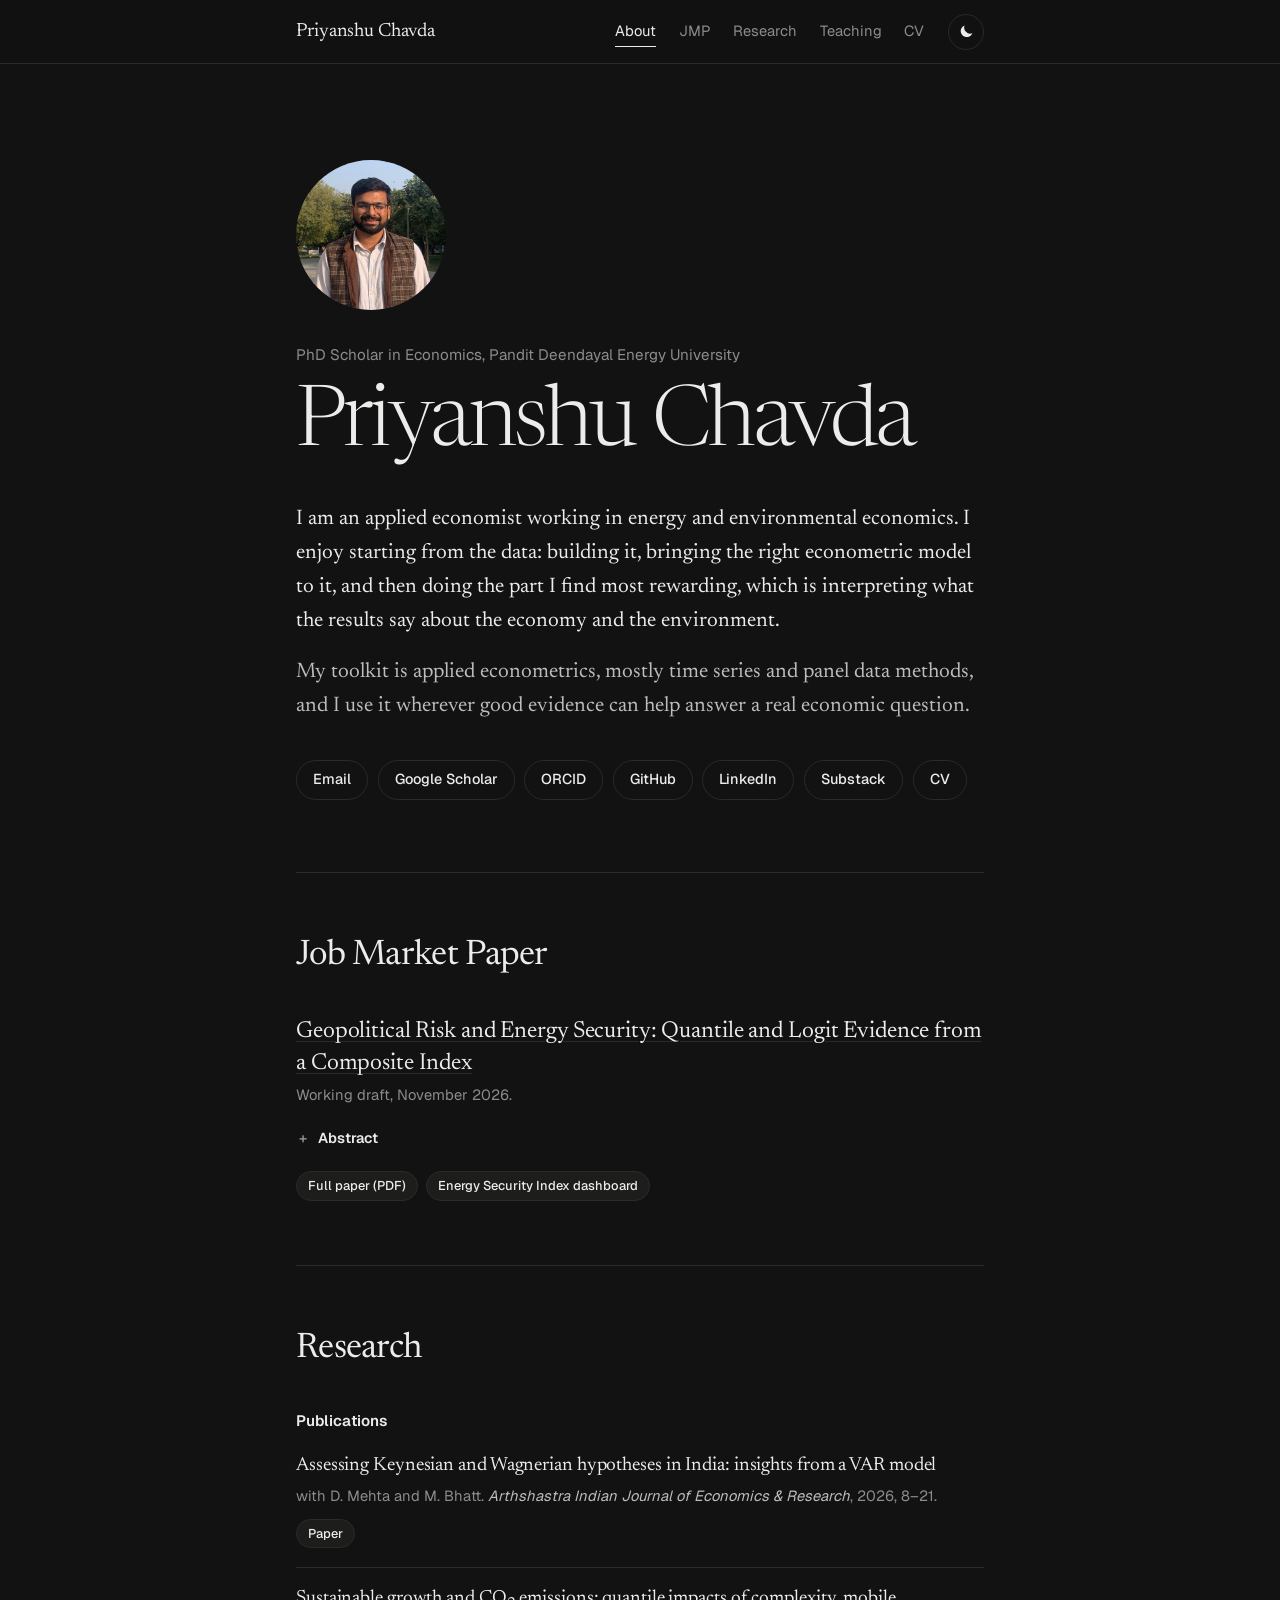
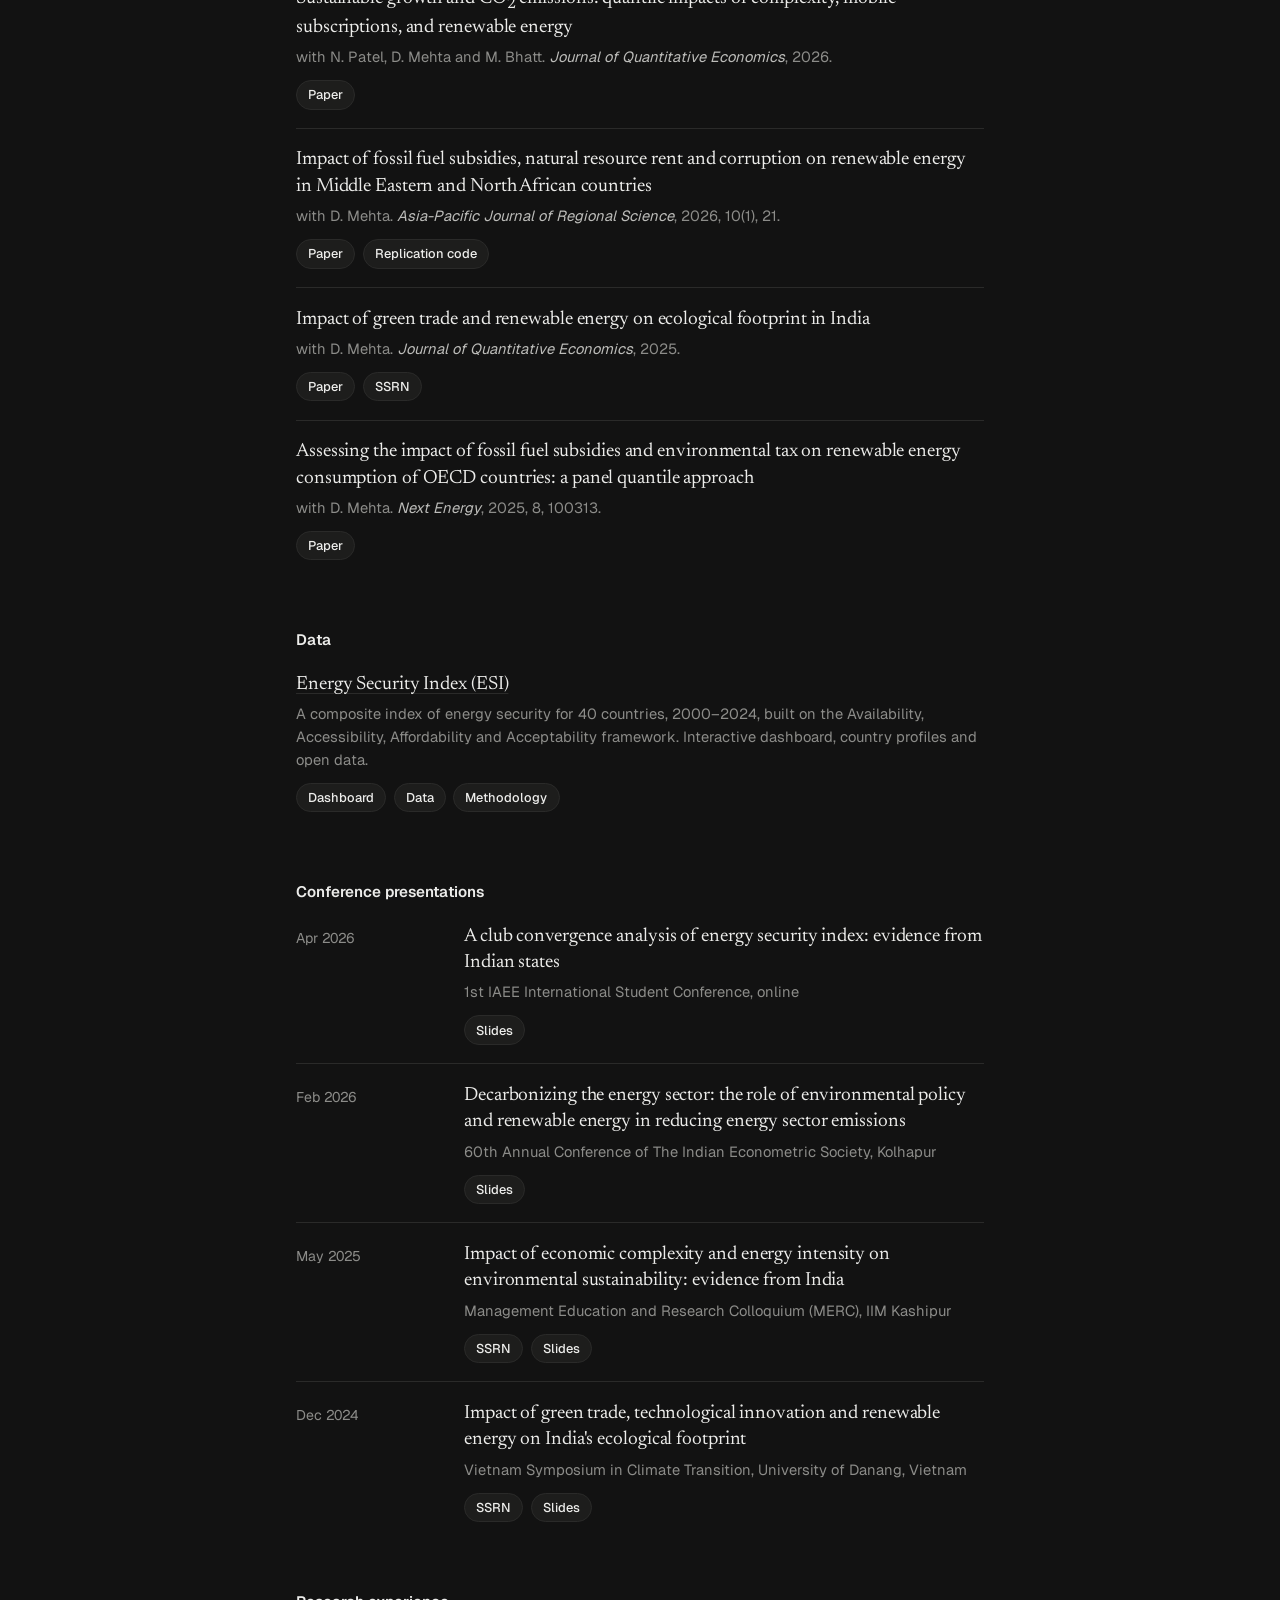
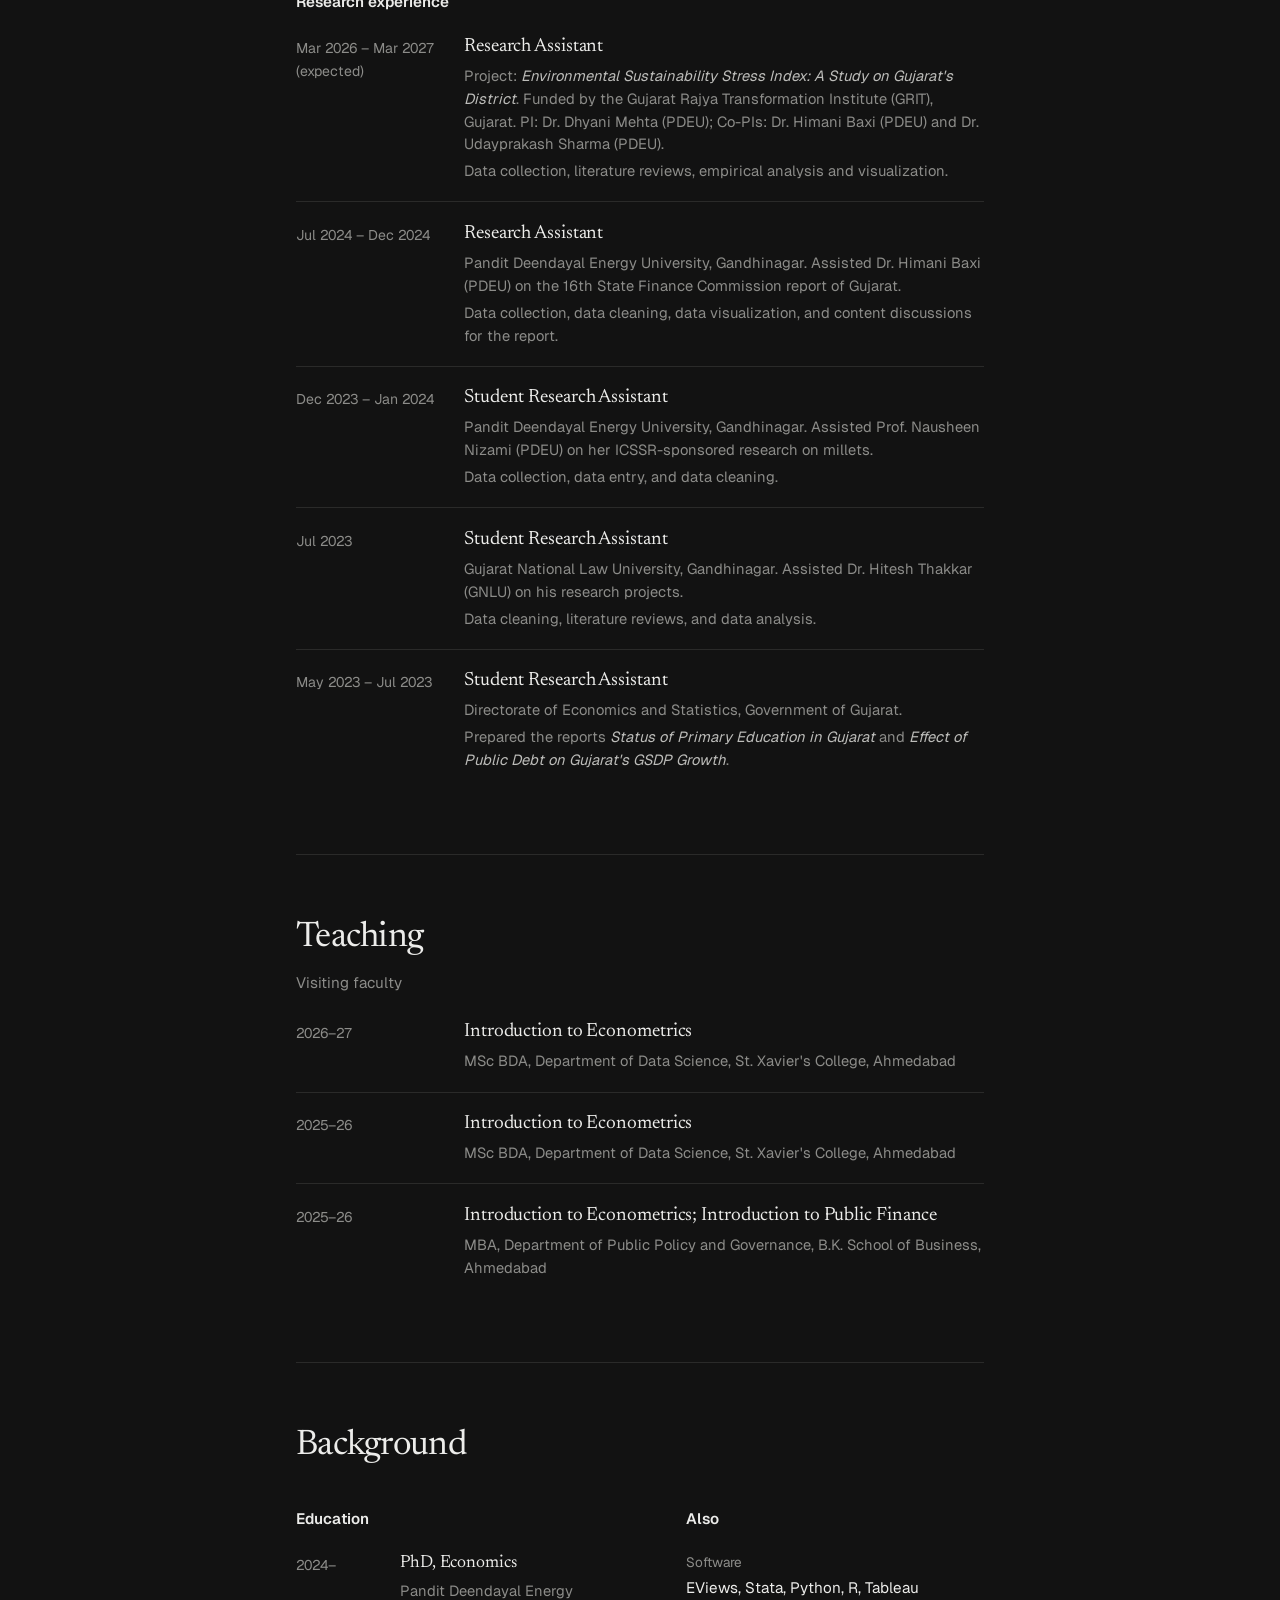
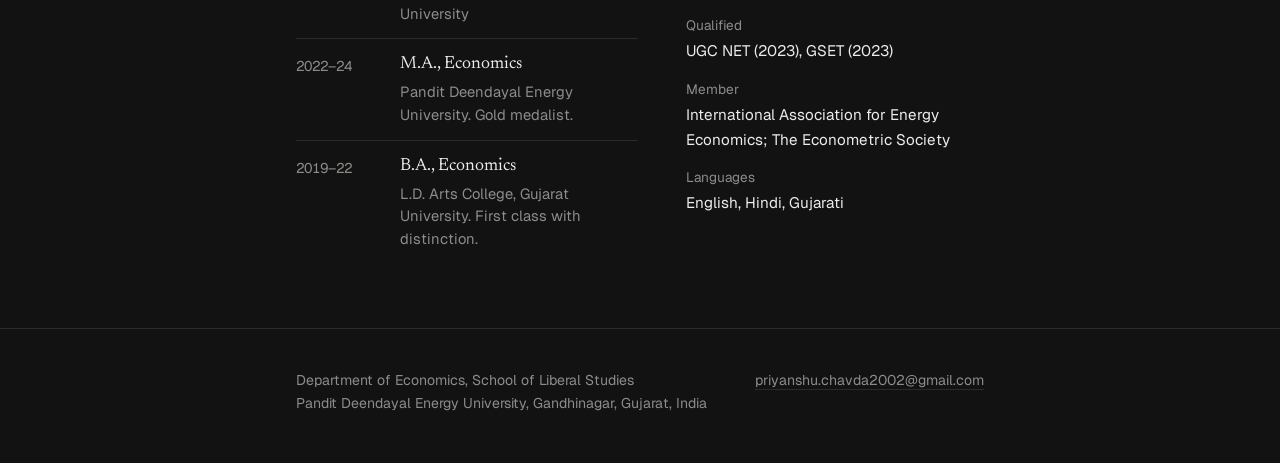
<file: index.html>
<!doctype html>
<html lang="en">
<head>
  <meta charset="utf-8">
  <meta name="viewport" content="width=device-width, initial-scale=1">
  <title>Priyanshu Chavda</title>
  <meta name="description" content="Priyanshu Chavda, applied economist and PhD scholar at Pandit Deendayal Energy University, working on energy and environmental economics with applied econometrics.">
  <meta name="author" content="Priyanshu Chavda">
  <meta property="og:title" content="Priyanshu Chavda">
  <meta property="og:description" content="Applied economist working on energy and environmental economics.">
  <meta property="og:type" content="website">
  <meta name="color-scheme" content="light dark">
  <link rel="icon" href="favicon.svg" type="image/svg+xml">
  <script>
    // Day or night: a saved choice wins; otherwise follow the visitor's clock (night from 7 pm to 6 am).
    (function () {
      var t = null;
      try { t = localStorage.getItem('theme'); } catch (e) {}
      if (t !== 'light' && t !== 'dark') {
        var h = new Date().getHours();
        t = (h >= 19 || h < 6) ? 'dark' : 'light';
      }
      document.documentElement.setAttribute('data-theme', t);
    })();
  </script>
  <link rel="preconnect" href="https://fonts.googleapis.com">
  <link rel="preconnect" href="https://fonts.gstatic.com" crossorigin>
  <link href="https://fonts.googleapis.com/css2?family=Newsreader:ital,opsz,wght@0,6..72,300;0,6..72,400;0,6..72,500;1,6..72,300;1,6..72,400&family=Geist:wght@400;500;600&display=swap" rel="stylesheet">
  <link rel="stylesheet" href="style.css">
</head>
<body>

<header class="nav">
  <div class="nav-inner">
    <a class="brand" href="#top">Priyanshu Chavda</a>
    <nav class="nav-links" aria-label="Sections">
      <a href="#about">About</a>
      <a href="#jmp">JMP</a>
      <a href="#research">Research</a>
      <a href="#teaching">Teaching</a>
      <a href="files/Priyanshu_Chavda_CV.pdf">CV</a>
    </nav>
    <button class="theme" type="button" aria-label="Switch to night mode" title="Switch day / night">
      <svg class="sun" viewBox="0 0 24 24" aria-hidden="true"><circle cx="12" cy="12" r="4.2"/><g><line x1="12" y1="1.8" x2="12" y2="4.2"/><line x1="12" y1="19.8" x2="12" y2="22.2"/><line x1="1.8" y1="12" x2="4.2" y2="12"/><line x1="19.8" y1="12" x2="22.2" y2="12"/><line x1="4.8" y1="4.8" x2="6.5" y2="6.5"/><line x1="17.5" y1="17.5" x2="19.2" y2="19.2"/><line x1="4.8" y1="19.2" x2="6.5" y2="17.5"/><line x1="17.5" y1="6.5" x2="19.2" y2="4.8"/></g></svg>
      <svg class="moon" viewBox="0 0 24 24" aria-hidden="true"><path d="M20.5 14.6A8.6 8.6 0 0 1 9.4 3.5a8.6 8.6 0 1 0 11.1 11.1Z"/></svg>
    </button>
  </div>
</header>

<main id="top">

  <section class="hero" id="about">
    <img class="portrait" src="photo.jpg" alt="Priyanshu Chavda" width="150" height="150">
    <p class="kicker">PhD Scholar in Economics, Pandit Deendayal Energy University</p>
    <h1>Priyanshu Chavda</h1>
    <div class="intro">
      <p>I am an applied economist working in energy and environmental economics. I enjoy starting from the data: building it, bringing the right econometric model to it, and then doing the part I find most rewarding, which is interpreting what the results say about the economy and the environment.</p>
      <p>My toolkit is applied econometrics, mostly time series and panel data methods, and I use it wherever good evidence can help answer a real economic question.</p>
    </div>
    <ul class="profiles">
      <li><a href="mailto:priyanshu.chavda2002@gmail.com">Email</a></li>
      <li><a href="https://scholar.google.com/citations?user=boiI2VkAAAAJ&amp;hl=en">Google Scholar</a></li>
      <li><a href="https://orcid.org/0009-0000-0858-2322">ORCID</a></li>
      <li><a href="https://github.com/Priyanshu-econ">GitHub</a></li>
      <li><a href="https://www.linkedin.com/in/priyanshu-chavda-23812220b/">LinkedIn</a></li>
      <li><a href="https://substack.com/@priyanshuchavda">Substack</a></li>
      <li><a href="files/Priyanshu_Chavda_CV.pdf">CV</a></li>
    </ul>
  </section>

  <section id="jmp">
    <h2>Job Market Paper</h2>
    <p class="title jmp-title"><a href="https://priyanshu-econ.github.io/Energy-Security-Index/downloads/Chavda_2026_Geopolitical_Risk_and_Energy_Security.pdf">Geopolitical Risk and Energy Security: Quantile and Logit Evidence from a Composite Index</a></p>
    <p class="meta">Working draft, November 2026.</p>
    <details class="abstract">
      <summary>Abstract</summary>
      <p>Energy security has re-emerged as a central policy concern amid recurring geopolitical shocks, decarbonisation commitments and rapid technological change. This paper examines how geopolitical risk, financial development, green trade and technological innovation shape energy security across economies with different levels of security. I construct a multidimensional Energy Security Index (ESI) based on the Availability, Accessibility, Affordability and Acceptability (4-A) framework for 40 economies over 2000–2024. Using Method of Moments Quantile Regression and IV-GMM as baseline estimators, I find that geopolitical risk, measured as deviations from each country’s own average level, lowers energy security, and that its effect is largest among the least secure economies and fades at the top of the distribution. Financial development and technological innovation raise energy security with diminishing returns, and green trade helps only at the lower end. A logit model of high- versus low-security regimes confirms financial development and innovation as the main drivers of high security, with a one-point increase in R&amp;D expenditure raising the odds by about 129%. The results call for policies differentiated by a country’s position in the energy security distribution.</p>
    </details>
    <p class="links"><a href="https://priyanshu-econ.github.io/Energy-Security-Index/downloads/Chavda_2026_Geopolitical_Risk_and_Energy_Security.pdf">Full paper (PDF)</a><a href="https://priyanshu-econ.github.io/Energy-Security-Index/">Energy Security Index dashboard</a></p>
  </section>

  <section id="research">
    <h2>Research</h2>

    <h3>Publications</h3>
    <ol class="entries">
      <li>
        <p class="title">Assessing Keynesian and Wagnerian hypotheses in India: insights from a VAR model</p>
        <p class="meta">with D. Mehta and M. Bhatt. <i>Arthshastra Indian Journal of Economics &amp; Research</i>, 2026, 8–21.</p>
        <p class="links"><a href="https://indianjournalofmanagement.com/index.php/aijer/article/view/174432">Paper</a></p>
      </li>
      <li>
        <p class="title">Sustainable growth and CO<sub>2</sub> emissions: quantile impacts of complexity, mobile subscriptions, and renewable energy</p>
        <p class="meta">with N. Patel, D. Mehta and M. Bhatt. <i>Journal of Quantitative Economics</i>, 2026.</p>
        <p class="links"><a href="https://doi.org/10.1007/s40953-026-00520-x">Paper</a></p>
      </li>
      <li>
        <p class="title">Impact of fossil fuel subsidies, natural resource rent and corruption on renewable energy in Middle Eastern and North African countries</p>
        <p class="meta">with D. Mehta. <i>Asia-Pacific Journal of Regional Science</i>, 2026, 10(1), 21.</p>
        <p class="links"><a href="https://doi.org/10.1007/s41685-026-00424-x">Paper</a><a href="https://github.com/Priyanshu-econ/MENA-FFS-REC-">Replication code</a></p>
      </li>
      <li>
        <p class="title">Impact of green trade and renewable energy on ecological footprint in India</p>
        <p class="meta">with D. Mehta. <i>Journal of Quantitative Economics</i>, 2025.</p>
        <p class="links"><a href="https://doi.org/10.1007/s40953-025-00477-3">Paper</a><a href="https://papers.ssrn.com/sol3/papers.cfm?abstract_id=5057184">SSRN</a></p>
      </li>
      <li>
        <p class="title">Assessing the impact of fossil fuel subsidies and environmental tax on renewable energy consumption of OECD countries: a panel quantile approach</p>
        <p class="meta">with D. Mehta. <i>Next Energy</i>, 2025, 8, 100313.</p>
        <p class="links"><a href="https://doi.org/10.1016/j.nxener.2025.100313">Paper</a></p>
      </li>
    </ol>

    <h3>Data</h3>
    <ol class="entries">
      <li>
        <p class="title"><a href="https://priyanshu-econ.github.io/Energy-Security-Index/">Energy Security Index (ESI)</a></p>
        <p class="meta">A composite index of energy security for 40 countries, 2000–2024, built on the Availability, Accessibility, Affordability and Acceptability framework. Interactive dashboard, country profiles and open data.</p>
        <p class="links"><a href="https://priyanshu-econ.github.io/Energy-Security-Index/">Dashboard</a><a href="https://priyanshu-econ.github.io/Energy-Security-Index/#data">Data</a><a href="https://priyanshu-econ.github.io/Energy-Security-Index/downloads/ESI_methodology.pdf">Methodology</a></p>
      </li>
    </ol>

    <h3>Conference presentations</h3>
    <ol class="entries dated">
      <li>
        <span class="date">Apr 2026</span>
        <div>
          <p class="title">A club convergence analysis of energy security index: evidence from Indian states</p>
          <p class="meta">1st IAEE International Student Conference, online</p>
          <p class="links"><a href="https://40ad8dc7-2496-4c82-b9a4-593c0dc9b513.filesusr.com/ugd/23a3aa_8d06f64604734261bede5136410d30fa.pdf">Slides</a></p>
        </div>
      </li>
      <li>
        <span class="date">Feb 2026</span>
        <div>
          <p class="title">Decarbonizing the energy sector: the role of environmental policy and renewable energy in reducing energy sector emissions</p>
          <p class="meta">60th Annual Conference of The Indian Econometric Society, Kolhapur</p>
          <p class="links"><a href="https://40ad8dc7-2496-4c82-b9a4-593c0dc9b513.filesusr.com/ugd/23a3aa_56d49d51f5cf442cb16e3affdba75222.pdf">Slides</a></p>
        </div>
      </li>
      <li>
        <span class="date">May 2025</span>
        <div>
          <p class="title">Impact of economic complexity and energy intensity on environmental sustainability: evidence from India</p>
          <p class="meta">Management Education and Research Colloquium (MERC), IIM Kashipur</p>
          <p class="links"><a href="https://papers.ssrn.com/sol3/papers.cfm?abstract_id=5271860">SSRN</a><a href="https://40ad8dc7-2496-4c82-b9a4-593c0dc9b513.filesusr.com/ugd/23a3aa_aaac8568ad8248ae9548e59adb7fd066.pdf">Slides</a></p>
        </div>
      </li>
      <li>
        <span class="date">Dec 2024</span>
        <div>
          <p class="title">Impact of green trade, technological innovation and renewable energy on India's ecological footprint</p>
          <p class="meta">Vietnam Symposium in Climate Transition, University of Danang, Vietnam</p>
          <p class="links"><a href="https://papers.ssrn.com/sol3/papers.cfm?abstract_id=5057184">SSRN</a><a href="https://40ad8dc7-2496-4c82-b9a4-593c0dc9b513.filesusr.com/ugd/23a3aa_088bb038fd5947a4ad3294a227dcfb02.pdf">Slides</a></p>
        </div>
      </li>
    </ol>

    <h3>Research experience</h3>
    <ol class="entries dated">
      <li>
        <span class="date">Mar 2026 – Mar 2027 <em>(expected)</em></span>
        <div>
          <p class="title">Research Assistant</p>
          <p class="meta">Project: <i>Environmental Sustainability Stress Index: A Study on Gujarat's District</i>. Funded by the Gujarat Rajya Transformation Institute (GRIT), Gujarat. PI: Dr. Dhyani Mehta (PDEU); Co-PIs: Dr. Himani Baxi (PDEU) and Dr. Udayprakash Sharma (PDEU).</p>
          <p class="meta">Data collection, literature reviews, empirical analysis and visualization.</p>
        </div>
      </li>
      <li>
        <span class="date">Jul 2024 – Dec 2024</span>
        <div>
          <p class="title">Research Assistant</p>
          <p class="meta">Pandit Deendayal Energy University, Gandhinagar. Assisted Dr. Himani Baxi (PDEU) on the 16th State Finance Commission report of Gujarat.</p>
          <p class="meta">Data collection, data cleaning, data visualization, and content discussions for the report.</p>
        </div>
      </li>
      <li>
        <span class="date">Dec 2023 – Jan 2024</span>
        <div>
          <p class="title">Student Research Assistant</p>
          <p class="meta">Pandit Deendayal Energy University, Gandhinagar. Assisted Prof. Nausheen Nizami (PDEU) on her ICSSR-sponsored research on millets.</p>
          <p class="meta">Data collection, data entry, and data cleaning.</p>
        </div>
      </li>
      <li>
        <span class="date">Jul 2023</span>
        <div>
          <p class="title">Student Research Assistant</p>
          <p class="meta">Gujarat National Law University, Gandhinagar. Assisted Dr. Hitesh Thakkar (GNLU) on his research projects.</p>
          <p class="meta">Data cleaning, literature reviews, and data analysis.</p>
        </div>
      </li>
      <li>
        <span class="date">May 2023 – Jul 2023</span>
        <div>
          <p class="title">Student Research Assistant</p>
          <p class="meta">Directorate of Economics and Statistics, Government of Gujarat.</p>
          <p class="meta">Prepared the reports <i>Status of Primary Education in Gujarat</i> and <i>Effect of Public Debt on Gujarat's GSDP Growth</i>.</p>
        </div>
      </li>
    </ol>
  </section>

  <section id="teaching">
    <h2>Teaching</h2>
    <p class="note">Visiting faculty</p>
    <ol class="entries dated">
      <li>
        <span class="date">2026–27</span>
        <div>
          <p class="title">Introduction to Econometrics</p>
          <p class="meta">MSc BDA, Department of Data Science, St. Xavier's College, Ahmedabad</p>
        </div>
      </li>
      <li>
        <span class="date">2025–26</span>
        <div>
          <p class="title">Introduction to Econometrics</p>
          <p class="meta">MSc BDA, Department of Data Science, St. Xavier's College, Ahmedabad</p>
        </div>
      </li>
      <li>
        <span class="date">2025–26</span>
        <div>
          <p class="title">Introduction to Econometrics; Introduction to Public Finance</p>
          <p class="meta">MBA, Department of Public Policy and Governance, B.K. School of Business, Ahmedabad</p>
        </div>
      </li>
    </ol>
  </section>

  <section id="background">
    <h2>Background</h2>
    <div class="cols">
      <div>
        <h3>Education</h3>
        <ol class="entries dated tight">
          <li><span class="date">2024–</span><div><p class="title">PhD, Economics</p><p class="meta">Pandit Deendayal Energy University</p></div></li>
          <li><span class="date">2022–24</span><div><p class="title">M.A., Economics</p><p class="meta">Pandit Deendayal Energy University. Gold medalist.</p></div></li>
          <li><span class="date">2019–22</span><div><p class="title">B.A., Economics</p><p class="meta">L.D. Arts College, Gujarat University. First class with distinction.</p></div></li>
        </ol>
      </div>
      <div>
        <h3>Also</h3>
        <dl class="facts">
          <div><dt>Software</dt><dd>EViews, Stata, Python, R, Tableau</dd></div>
          <div><dt>Qualified</dt><dd>UGC NET (2023), GSET (2023)</dd></div>
          <div><dt>Member</dt><dd>International Association for Energy Economics; The Econometric Society</dd></div>
          <div><dt>Languages</dt><dd>English, Hindi, Gujarati</dd></div>
        </dl>
      </div>
    </div>
  </section>

</main>

<footer class="foot">
  <div class="foot-inner">
    <p>Department of Economics, School of Liberal Studies<br>Pandit Deendayal Energy University, Gandhinagar, Gujarat, India</p>
    <p><a href="mailto:priyanshu.chavda2002@gmail.com">priyanshu.chavda2002@gmail.com</a></p>
  </div>
</footer>

<script>
  (function () {
    var root = document.documentElement;
    var btn = document.querySelector('.theme');
    function label() {
      var dark = root.getAttribute('data-theme') === 'dark';
      btn.setAttribute('aria-label', dark ? 'Switch to day mode' : 'Switch to night mode');
    }
    label();
    // Enable color transitions only after first paint, so the page never flashes on load.
    requestAnimationFrame(function () { requestAnimationFrame(function () { root.classList.add('ready'); }); });
    btn.addEventListener('click', function () {
      var next = root.getAttribute('data-theme') === 'dark' ? 'light' : 'dark';
      root.setAttribute('data-theme', next);
      try { localStorage.setItem('theme', next); } catch (e) {}
      label();
    });

    // Underline the section you're reading in the top bar.
    var links = document.querySelectorAll('.nav-links a[href^="#"]');
    if ('IntersectionObserver' in window) {
      var io = new IntersectionObserver(function (es) {
        es.forEach(function (e) {
          if (!e.isIntersecting) return;
          links.forEach(function (a) { a.classList.toggle('current', a.getAttribute('href') === '#' + e.target.id); });
        });
      }, { rootMargin: '-45% 0px -50% 0px' });
      ['about', 'research', 'teaching'].forEach(function (id) { var s = document.getElementById(id); if (s) io.observe(s); });
    }
  })();
</script>
</body>
</html>
</file>
<file: style.css>
/* Day */
:root {
  --bg: #FFFFFF;
  --text: #161616;
  --soft: #4A4A4A;
  --muted: #7A7A7A;
  --line: #E7E7E5;
  --chip: #F4F4F2;
  --nav: rgba(255, 255, 255, 0.82);
  --serif: "Newsreader", Georgia, "Times New Roman", serif;
  --sans: "Geist", system-ui, -apple-system, "Segoe UI", sans-serif;
}
/* Night */
:root[data-theme="dark"] {
  --bg: #121212;
  --text: #ECECEA;
  --soft: #BDBDBA;
  --muted: #8C8C89;
  --line: #2A2A29;
  --chip: #1D1D1C;
  --nav: rgba(18, 18, 18, 0.8);
}

* { box-sizing: border-box; }
html { scroll-behavior: smooth; scroll-padding-top: 5rem; -webkit-text-size-adjust: 100%; }

body {
  margin: 0;
  background: var(--bg);
  color: var(--text);
  font-family: var(--sans);
  font-size: 1rem;
  line-height: 1.65;
  -webkit-font-smoothing: antialiased;
  text-rendering: optimizeLegibility;
}

/* Smooth day/night change, switched on after first paint */
.ready body, .ready .nav, .ready .profiles a, .ready .links a, .ready .theme {
  transition: background-color .45s ease, color .45s ease, border-color .45s ease;
}

a { color: inherit; text-decoration: underline; text-decoration-color: var(--line); text-decoration-thickness: 1px; text-underline-offset: 4px; transition: text-decoration-color .2s ease; }
a:hover { text-decoration-color: currentColor; }
:focus-visible { outline: 2px solid var(--text); outline-offset: 3px; border-radius: 3px; }

/* Top bar */
.nav {
  position: sticky; top: 0; z-index: 10;
  background: var(--nav);
  backdrop-filter: saturate(160%) blur(12px);
  -webkit-backdrop-filter: saturate(160%) blur(12px);
  border-bottom: 1px solid var(--line);
}
.nav-inner {
  max-width: 46rem; margin: 0 auto;
  padding: .85rem 1.5rem;
  display: flex; align-items: center; gap: 1.5rem;
}
.brand { font-family: var(--serif); font-size: 1.2rem; text-decoration: none; margin-right: auto; letter-spacing: -.005em; }
.nav-links { display: flex; gap: 1.4rem; font-size: .92rem; }
.nav-links a { text-decoration: none; color: var(--muted); padding: .2rem 0; border-bottom: 1px solid transparent; transition: color .2s ease, border-color .2s ease; }
.nav-links a:hover, .nav-links a.current { color: var(--text); border-bottom-color: var(--text); }

.theme {
  position: relative;
  width: 2.25rem; height: 2.25rem;
  display: grid; place-items: center;
  border: 1px solid var(--line); border-radius: 50%;
  background: transparent; color: var(--text);
  cursor: pointer; padding: 0;
}
.theme:hover { border-color: var(--muted); }
.theme svg {
  position: absolute; width: 1.05rem; height: 1.05rem;
  fill: none; stroke: currentColor; stroke-width: 1.6; stroke-linecap: round; stroke-linejoin: round;
  transition: transform .5s cubic-bezier(.2, .8, .2, 1), opacity .35s ease;
}
.theme .moon { fill: currentColor; stroke: none; }
:root[data-theme="light"] .theme .moon,
:root:not([data-theme]) .theme .moon { opacity: 0; transform: rotate(-90deg) scale(.5); }
:root[data-theme="dark"] .theme .sun { opacity: 0; transform: rotate(90deg) scale(.5); }

/* Page column */
main { max-width: 46rem; margin: 0 auto; padding: 0 1.5rem; }
section { padding: 4rem 0; border-bottom: 1px solid var(--line); }
section:last-child { border-bottom: 0; }

/* Hero */
.hero { padding: 6rem 0 4.5rem; }
.portrait { width: 150px; height: 150px; border-radius: 50%; object-fit: cover; display: block; margin-bottom: 2rem; }
.kicker { margin: 0 0 1rem; color: var(--muted); font-size: .95rem; }
h1 {
  font-family: var(--serif); font-weight: 300;
  font-size: clamp(3rem, 9vw, 5.25rem);
  line-height: 1; letter-spacing: -.035em;
  margin: 0 0 2.25rem;
}
.intro p {
  font-family: var(--serif); font-weight: 400;
  font-size: 1.32rem; line-height: 1.6;
  color: var(--soft);
  margin: 0 0 1.1rem; max-width: 36em;
}
.intro p:first-child { color: var(--text); }
.profiles { list-style: none; margin: 2.25rem 0 0; padding: 0; display: flex; flex-wrap: wrap; gap: .6rem; }
.profiles a {
  display: inline-block; text-decoration: none;
  font-size: .9rem; font-weight: 500;
  padding: .45rem 1rem;
  border: 1px solid var(--line); border-radius: 999px;
}
.profiles a:hover { border-color: var(--text); background: var(--text); color: var(--bg); }

/* Headings */
h2 {
  font-family: var(--serif); font-weight: 400;
  font-size: 2.2rem; letter-spacing: -.02em; line-height: 1.1;
  margin: 0 0 2.5rem;
}
h3 { font-size: .95rem; font-weight: 600; margin: 3rem 0 1.25rem; }
h2 + h3, .note + .entries, .cols h3 { margin-top: 0; }
.note { margin: -1.75rem 0 1.5rem; color: var(--muted); font-size: .95rem; }

/* Entries */
.entries { list-style: none; margin: 0; padding: 0; }
.entries > li { padding: 1.15rem 0; border-top: 1px solid var(--line); }
.entries > li:first-child { border-top: 0; padding-top: 0; }
.title { font-family: var(--serif); font-size: 1.2rem; line-height: 1.38; margin: 0 0 .3rem; letter-spacing: -.005em; }
.title a { text-decoration-color: var(--line); }
.meta { margin: 0; color: var(--muted); font-size: .92rem; line-height: 1.55; }
.meta i { color: var(--soft); }
.links { margin: .7rem 0 0; display: flex; flex-wrap: wrap; gap: .45rem; }
.links a {
  text-decoration: none; font-size: .8rem; font-weight: 500;
  padding: .2rem .7rem;
  background: var(--chip); border: 1px solid var(--line); border-radius: 999px;
}
.links a:hover { border-color: var(--text); }

/* Job market paper */
.jmp-title { font-size: 1.45rem; max-width: 34em; }
.abstract { margin: 1.1rem 0 0; max-width: 42em; }
.abstract summary {
  cursor: pointer; display: inline-flex; align-items: center; gap: .45rem;
  font-size: .9rem; font-weight: 600; list-style: none;
}
.abstract summary::-webkit-details-marker { display: none; }
.abstract summary::before { content: "+"; display: inline-block; width: 1em; text-align: center; color: var(--muted); }
.abstract[open] summary::before { content: "\2212"; }
.abstract summary:hover { text-decoration: underline; }
.abstract p { margin: .75rem 0 0; color: var(--soft); line-height: 1.65; }
#jmp .links { margin-top: 1.25rem; }

.dated > li { display: grid; grid-template-columns: 5.5rem 1fr; gap: 1rem; }
.date { color: var(--muted); font-size: .88rem; padding-top: .2rem; font-variant-numeric: tabular-nums; }
.tight > li { padding: .8rem 0; }
.tight .title { font-size: 1.1rem; }

/* Background */
.cols { display: grid; grid-template-columns: 1.15fr 1fr; gap: 3rem; }
.facts { margin: 0; display: grid; gap: .9rem; }
.facts div { display: grid; gap: .1rem; }
.facts dt { color: var(--muted); font-size: .85rem; }
.facts dd { margin: 0; font-size: .95rem; }

/* Footer */
.foot { border-top: 1px solid var(--line); }
.foot-inner {
  max-width: 46rem; margin: 0 auto; padding: 2.5rem 1.5rem 3rem;
  display: flex; justify-content: space-between; gap: 1.5rem; flex-wrap: wrap;
  color: var(--muted); font-size: .88rem;
}
.foot p { margin: 0; }

/* One quiet entrance on load */
@media (prefers-reduced-motion: no-preference) {
  .hero > * { animation: rise .8s cubic-bezier(.2, .8, .2, 1) both; }
  .hero > :nth-child(2) { animation-delay: .05s; }
  .hero > :nth-child(3) { animation-delay: .12s; }
  .hero > :nth-child(4) { animation-delay: .2s; }
  .hero > :nth-child(5) { animation-delay: .28s; }
  @keyframes rise { from { opacity: 0; transform: translateY(10px); } to { opacity: 1; transform: none; } }
}
@media (prefers-reduced-motion: reduce) {
  html { scroll-behavior: auto; }
  *, *::before, *::after { transition: none !important; animation: none !important; }
}

/* Phones */
@media (max-width: 640px) {
  .nav-inner { padding: .7rem 1rem; gap: .9rem; }
  .brand { font-size: 1.05rem; }
  .nav-links { gap: .9rem; font-size: .85rem; }
  .nav-links a[href="#teaching"] { display: none; }
  main { padding: 0 1rem; }
  .hero { padding: 3.5rem 0 3rem; }
  .intro p { font-size: 1.15rem; }
  section { padding: 3rem 0; }
  h2 { font-size: 1.85rem; margin-bottom: 2rem; }
  .dated > li { grid-template-columns: 1fr; gap: .1rem; }
  .cols { grid-template-columns: 1fr; gap: 2.5rem; }
  .foot-inner { padding: 2rem 1rem 2.5rem; }
}
@media (max-width: 380px) {
  .brand { display: none; }
  .nav-links { margin-right: auto; }
}

/* Month ranges in the date column */
.dated > li { grid-template-columns: 9.5rem 1fr; }
.date em { font-style: normal; display: block; }
.dated .meta + .meta { margin-top: .25rem; }
.tight > li { grid-template-columns: 5.5rem 1fr; }
@media (max-width: 640px) {
  .dated > li, .tight > li { grid-template-columns: 1fr; }
  .date em { display: inline; }
}
</file>
